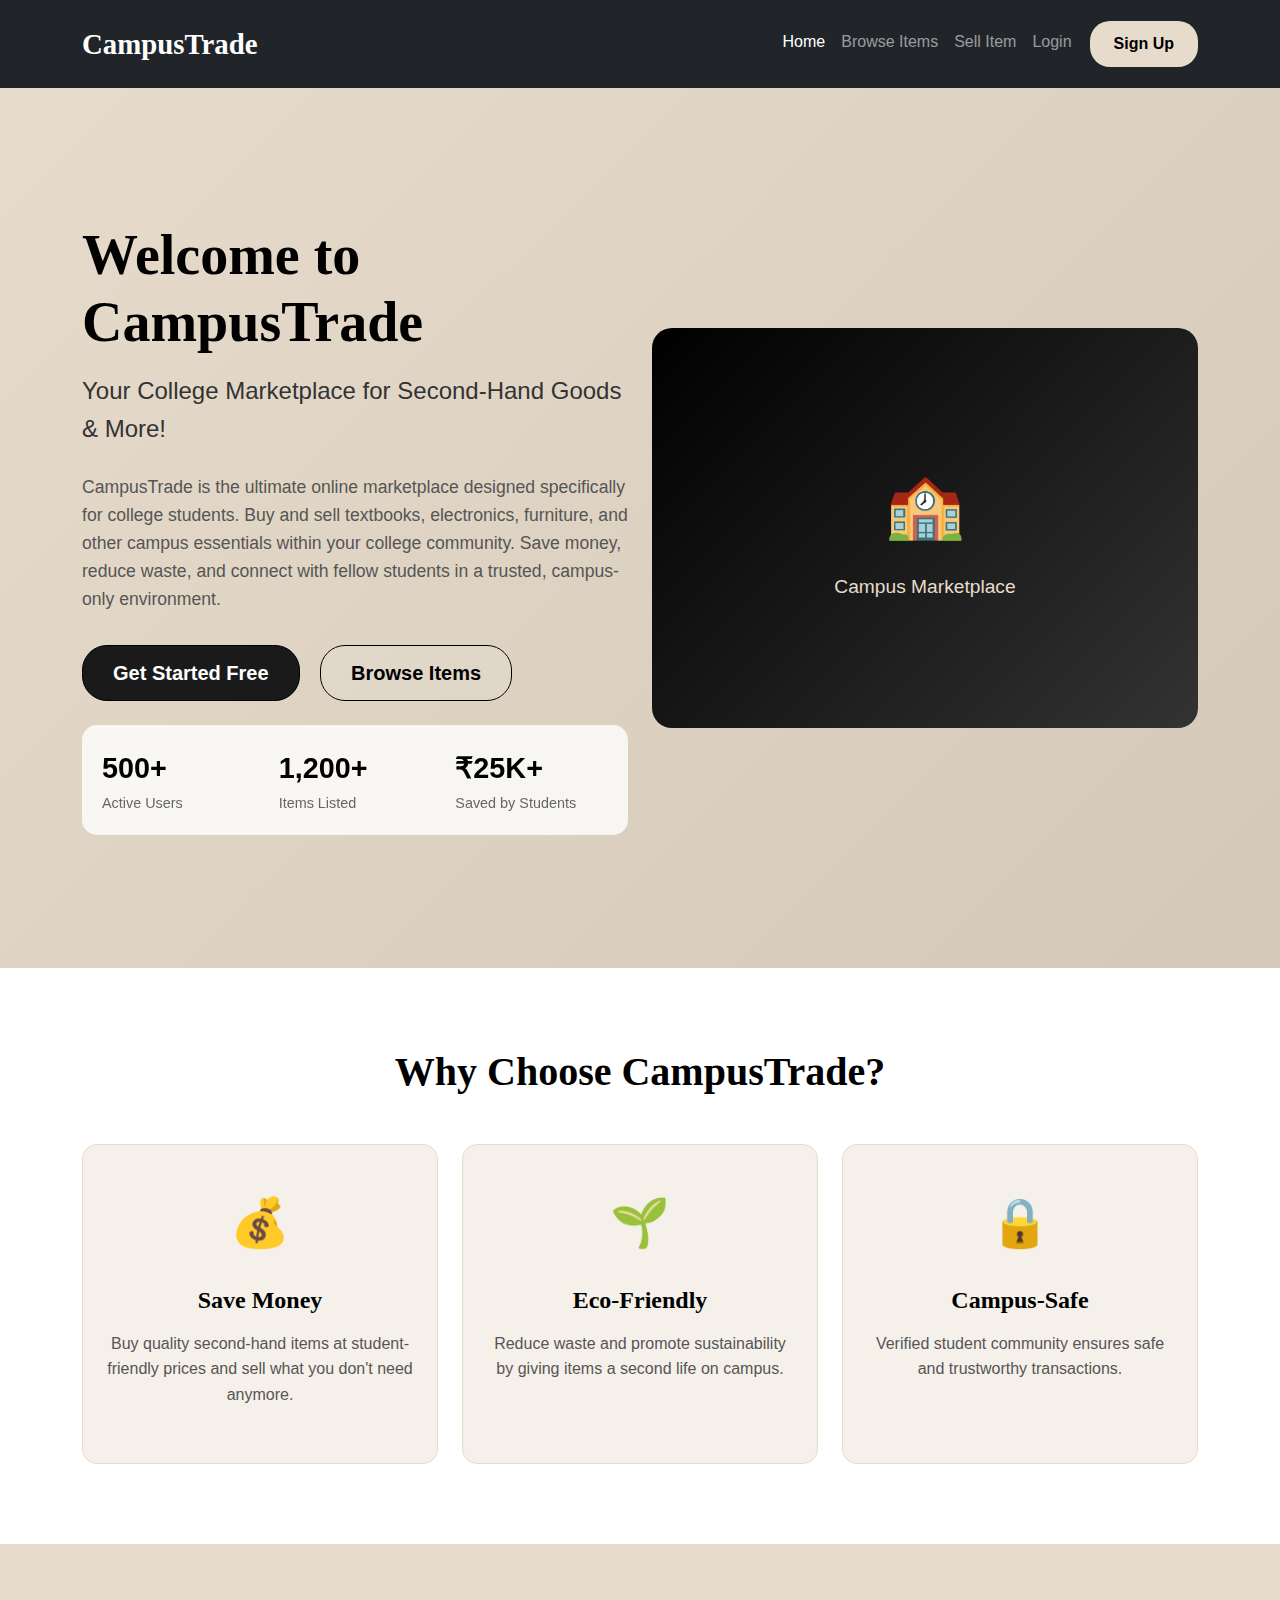
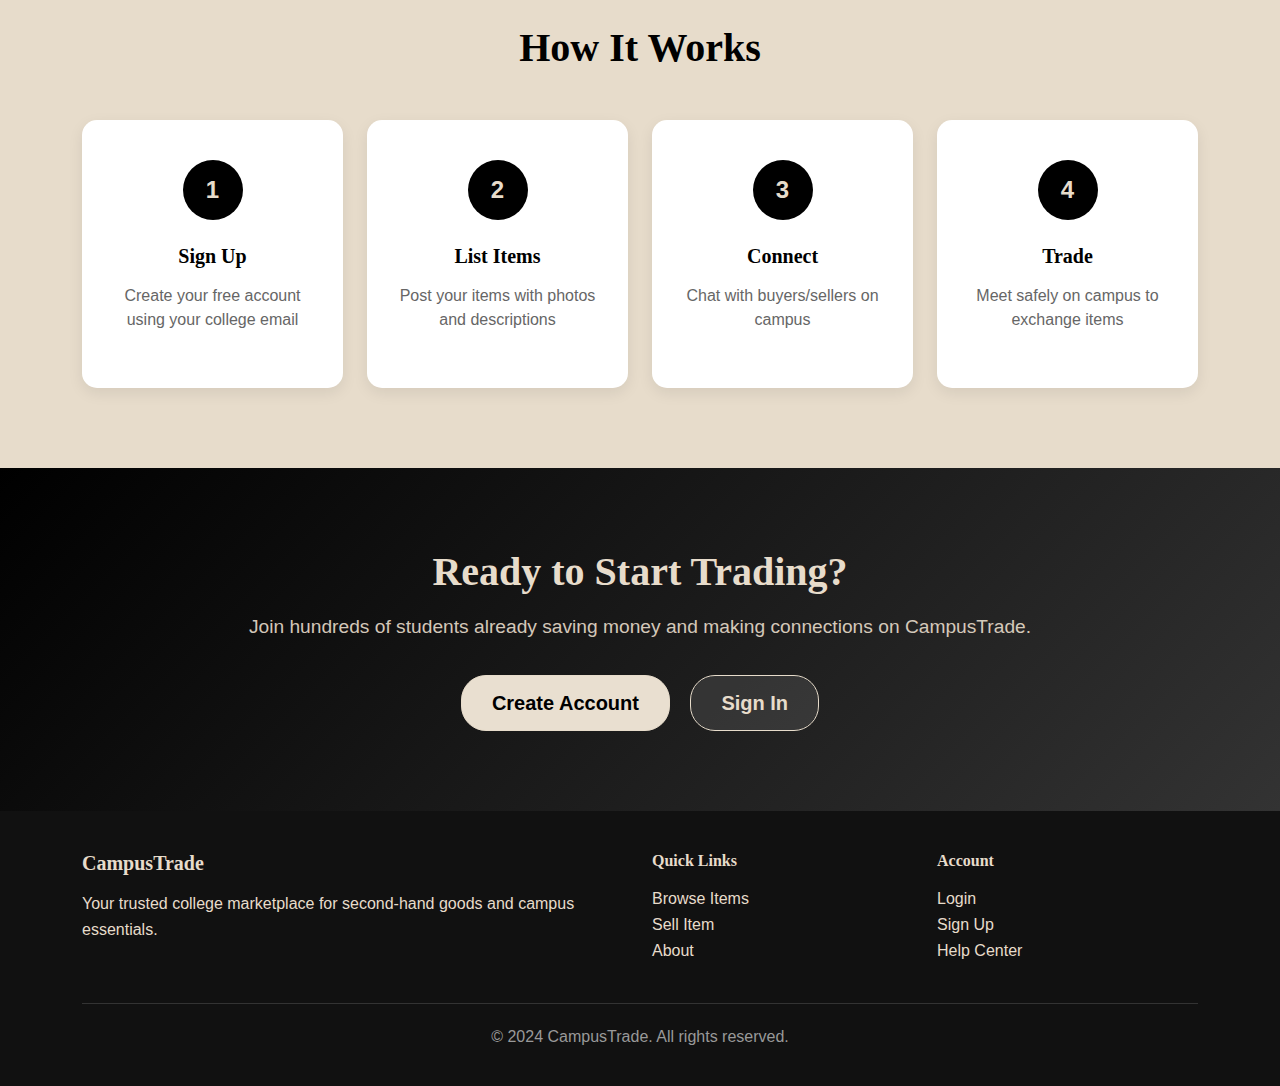
<file: index.html>
<!DOCTYPE html>
<html lang="en">
<head>
  <meta charset="UTF-8">
  <meta name="viewport" content="width=device-width, initial-scale=1.0">
  <title>CampusTrade - College Marketplace</title>
  <!-- Bootstrap CSS -->
  <link href="https://cdn.jsdelivr.net/npm/bootstrap@5.3.2/dist/css/bootstrap.min.css" rel="stylesheet">
  <!-- Custom CSS -->
  <link rel="stylesheet" href="style_home.css">
</head>
<body>
  <!-- Navigation Bar -->
  <nav class="navbar navbar-expand-lg navbar-dark bg-dark">
    <div class="container">
      <a class="navbar-brand logo" href="index.html">CampusTrade</a>
      <button class="navbar-toggler" type="button" data-bs-toggle="collapse" data-bs-target="#navbarNav">
        <span class="navbar-toggler-icon"></span>
      </button>
      <div class="collapse navbar-collapse" id="navbarNav">
        <ul class="navbar-nav ms-auto">
          <li class="nav-item">
            <a class="nav-link active" href="index.html">Home</a>
          </li>
          <li class="nav-item">
            <a class="nav-link" href="index_listing.html">Browse Items</a>
          </li>
          <li class="nav-item">
            <a class="nav-link" href="index_post.html">Sell Item</a>
          </li>
          <li class="nav-item">
            <a class="nav-link" href="index_login.html">Login</a>
          </li>
          <li class="nav-item">
            <a class="nav-link btn-signup" href="index_register.html">Sign Up</a>
          </li>
        </ul>
      </div>
    </div>
  </nav>

  <!-- Hero Section -->
  <section class="hero-section">
    <div class="container">
      <div class="row align-items-center min-vh-80">
        <div class="col-lg-6">
          <h1 class="hero-title">Welcome to CampusTrade</h1>
          <p class="hero-subtitle">Your College Marketplace for Second-Hand Goods & More!</p>
          <p class="hero-description">
            CampusTrade is the ultimate online marketplace designed specifically for college students. 
            Buy and sell textbooks, electronics, furniture, and other campus essentials within your 
            college community. Save money, reduce waste, and connect with fellow students in a 
            trusted, campus-only environment.
          </p>
          <div class="hero-buttons">
            <a href="index_register.html" class="btn btn-primary btn-lg me-3">Get Started Free</a>
            <a href="index_listing.html" class="btn btn-outline-light btn-lg">Browse Items</a>
          </div>
          <div class="hero-stats mt-4">
            <div class="row">
              <div class="col-4">
                <div class="stat-number">500+</div>
                <div class="stat-label">Active Users</div>
              </div>
              <div class="col-4">
                <div class="stat-number">1,200+</div>
                <div class="stat-label">Items Listed</div>
              </div>
              <div class="col-4">
                <div class="stat-number">₹25K+</div>
                <div class="stat-label">Saved by Students</div>
              </div>
            </div>
          </div>
        </div>
        <div class="col-lg-6">
          <div class="hero-image">
            <div class="image-placeholder">
              <div class="placeholder-content">
                <span class="placeholder-icon">🏫</span>
                <p>Campus Marketplace</p>
              </div>
            </div>
          </div>
        </div>
      </div>
    </div>
  </section>

  <!-- Features Section -->
  <section class="features-section">
    <div class="container">
      <h2 class="section-title text-center">Why Choose CampusTrade?</h2>
      <div class="row g-4">
        <div class="col-md-4">
          <div class="feature-card">
            <div class="feature-icon">💰</div>
            <h4>Save Money</h4>
            <p>Buy quality second-hand items at student-friendly prices and sell what you don't need anymore.</p>
          </div>
        </div>
        <div class="col-md-4">
          <div class="feature-card">
            <div class="feature-icon">🌱</div>
            <h4>Eco-Friendly</h4>
            <p>Reduce waste and promote sustainability by giving items a second life on campus.</p>
          </div>
        </div>
        <div class="col-md-4">
          <div class="feature-card">
            <div class="feature-icon">🔒</div>
            <h4>Campus-Safe</h4>
            <p>Verified student community ensures safe and trustworthy transactions.</p>
          </div>
        </div>
      </div>
    </div>
  </section>

  <!-- How It Works Section -->
  <section class="how-it-works">
    <div class="container">
      <h2 class="section-title text-center">How It Works</h2>
      <div class="row g-4">
        <div class="col-md-3">
          <div class="step-card">
            <div class="step-number">1</div>
            <h5>Sign Up</h5>
            <p>Create your free account using your college email</p>
          </div>
        </div>
        <div class="col-md-3">
          <div class="step-card">
            <div class="step-number">2</div>
            <h5>List Items</h5>
            <p>Post your items with photos and descriptions</p>
          </div>
        </div>
        <div class="col-md-3">
          <div class="step-card">
            <div class="step-number">3</div>
            <h5>Connect</h5>
            <p>Chat with buyers/sellers on campus</p>
          </div>
        </div>
        <div class="col-md-3">
          <div class="step-card">
            <div class="step-number">4</div>
            <h5>Trade</h5>
            <p>Meet safely on campus to exchange items</p>
          </div>
        </div>
      </div>
    </div>
  </section>

  <!-- CTA Section -->
  <section class="cta-section">
    <div class="container text-center">
      <h2>Ready to Start Trading?</h2>
      <p class="cta-description">Join hundreds of students already saving money and making connections on CampusTrade.</p>
      <div class="cta-buttons">
        <a href="index_register.html" class="btn btn-primary btn-lg me-3">Create Account</a>
        <a href="index_login.html" class="btn btn-outline-dark btn-lg">Sign In</a>
      </div>
    </div>
  </section>

  <!-- Footer -->
  <footer class="footer">
    <div class="container">
      <div class="row">
        <div class="col-md-6">
          <h5>CampusTrade</h5>
          <p>Your trusted college marketplace for second-hand goods and campus essentials.</p>
        </div>
        <div class="col-md-3">
          <h6>Quick Links</h6>
          <ul class="list-unstyled">
            <li><a href="index_listing.html">Browse Items</a></li>
            <li><a href="index_post.html">Sell Item</a></li>
            <li><a href="index.html">About</a></li>
          </ul>
        </div>
        <div class="col-md-3">
          <h6>Account</h6>
          <ul class="list-unstyled">
            <li><a href="index_login.html">Login</a></li>
            <li><a href="index_register.html">Sign Up</a></li>
            <li><a href="#">Help Center</a></li>
          </ul>
        </div>
      </div>
      <div class="footer-bottom text-center mt-4">
        <p>&copy; 2024 CampusTrade. All rights reserved.</p>
      </div>
    </div>
  </footer>

  <!-- Bootstrap JS -->
  <script src="https://cdn.jsdelivr.net/npm/bootstrap@5.3.2/dist/js/bootstrap.bundle.min.js"></script>
  <!-- Custom JS -->
  <script src="script_home.js"></script>
</body>
</html>
</file>
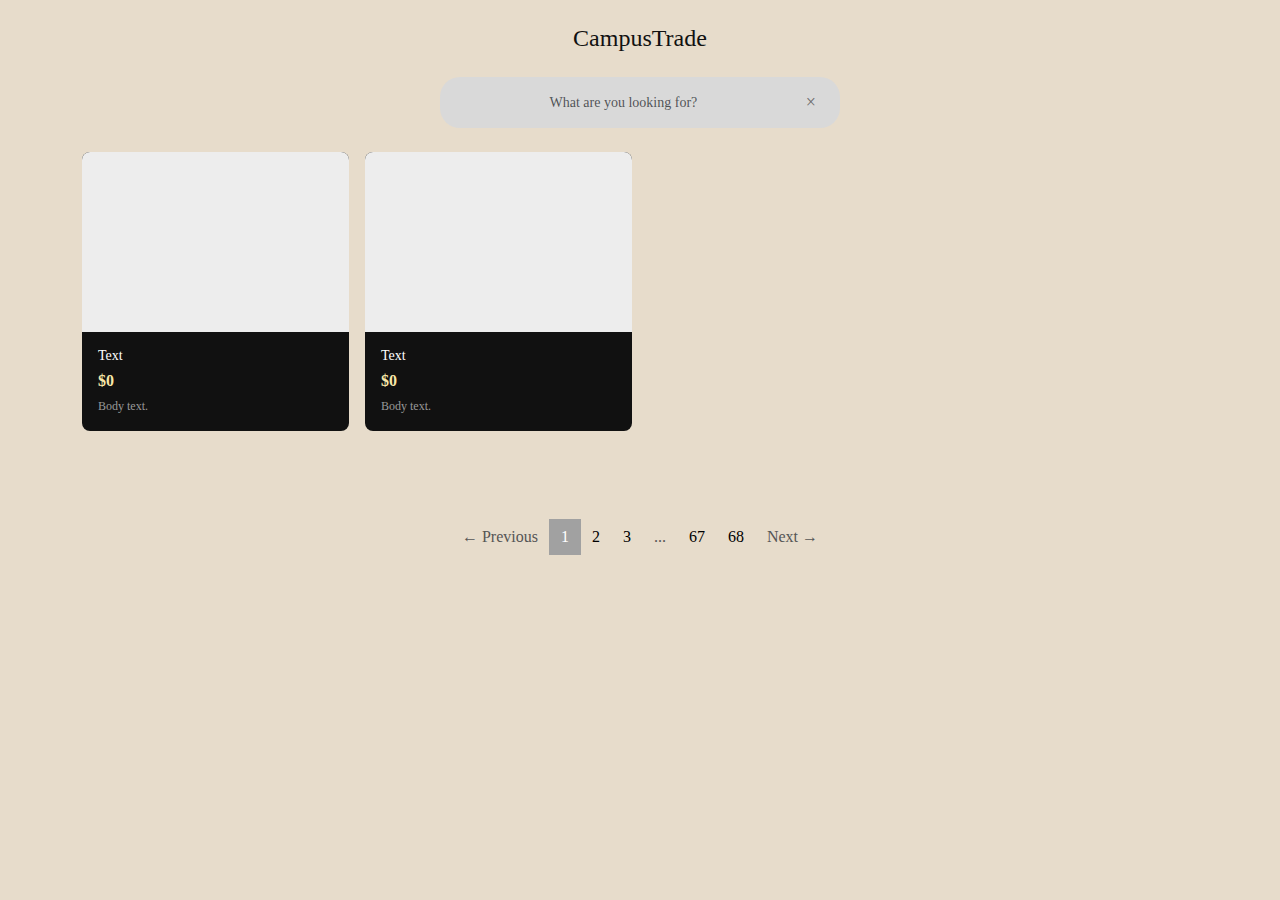
<file: index_listing.html>
<!DOCTYPE html>
<html lang="en">
<head>
  <meta charset="UTF-8">
  <meta name="viewport" content="width=device-width, initial-scale=1.0">
  <title>CampusTrade - Listings</title>
  <!-- Bootstrap CSS -->
  <link href="https://cdn.jsdelivr.net/npm/bootstrap@5.3.2/dist/css/bootstrap.min.css" rel="stylesheet">
  <!-- Custom CSS -->
  <link rel="stylesheet" href="style_listing.css">
</head>
<body>
  <div class="container mt-4">
    <!-- Header -->
    <header class="text-center mb-4">
      <h1 class="logo">CampusTrade</h1>
    </header>

    <!-- Search -->
    <div class="row justify-content-center mb-4">
      <div class="col-md-6">
        <div class="input-group search-container">
          <input type="text" class="form-control search-bar" placeholder="What are you looking for?">
          <span class="input-group-text close-btn">×</span>
        </div>
      </div>
    </div>

    <!-- Grid -->
    <section class="row g-3 card-grid">
      <!-- Cards -->
      <div class="col-md-6 col-lg-4 col-xl-3">
        <div class="card h-100">
          <div class="image-box"></div>
          <div class="card-body">
            <h5 class="card-title">Text</h5>
            <p class="card-price">$0</p>
            <p class="card-text">Body text.</p>
          </div>
        </div>
      </div>
      
      <!-- Repeat cards as needed -->
      <div class="col-md-6 col-lg-4 col-xl-3">
        <div class="card h-100">
          <div class="image-box"></div>
          <div class="card-body">
            <h5 class="card-title">Text</h5>
            <p class="card-price">$0</p>
            <p class="card-text">Body text.</p>
          </div>
        </div>
      </div>
      
      <!-- Add more cards here -->
    </section>

    <!-- Pagination -->
    <nav class="d-flex justify-content-center mt-5 pagination">
      <ul class="pagination">
        <li class="page-item"><a class="page-link page-btn" href="#">← Previous</a></li>
        <li class="page-item"><span class="page-link page active">1</span></li>
        <li class="page-item"><span class="page-link page">2</span></li>
        <li class="page-item"><span class="page-link page">3</span></li>
        <li class="page-item"><span class="page-link dots">...</span></li>
        <li class="page-item"><span class="page-link page">67</span></li>
        <li class="page-item"><span class="page-link page">68</span></li>
        <li class="page-item"><a class="page-link page-btn" href="#">Next →</a></li>
      </ul>
    </nav>
  </div>

  <!-- Bootstrap JS -->
  <script src="https://cdn.jsdelivr.net/npm/bootstrap@5.3.2/dist/js/bootstrap.bundle.min.js"></script>
  <!-- Custom JS -->
  <script src="script_listing.js"></script>
</body>
</html>
</file>
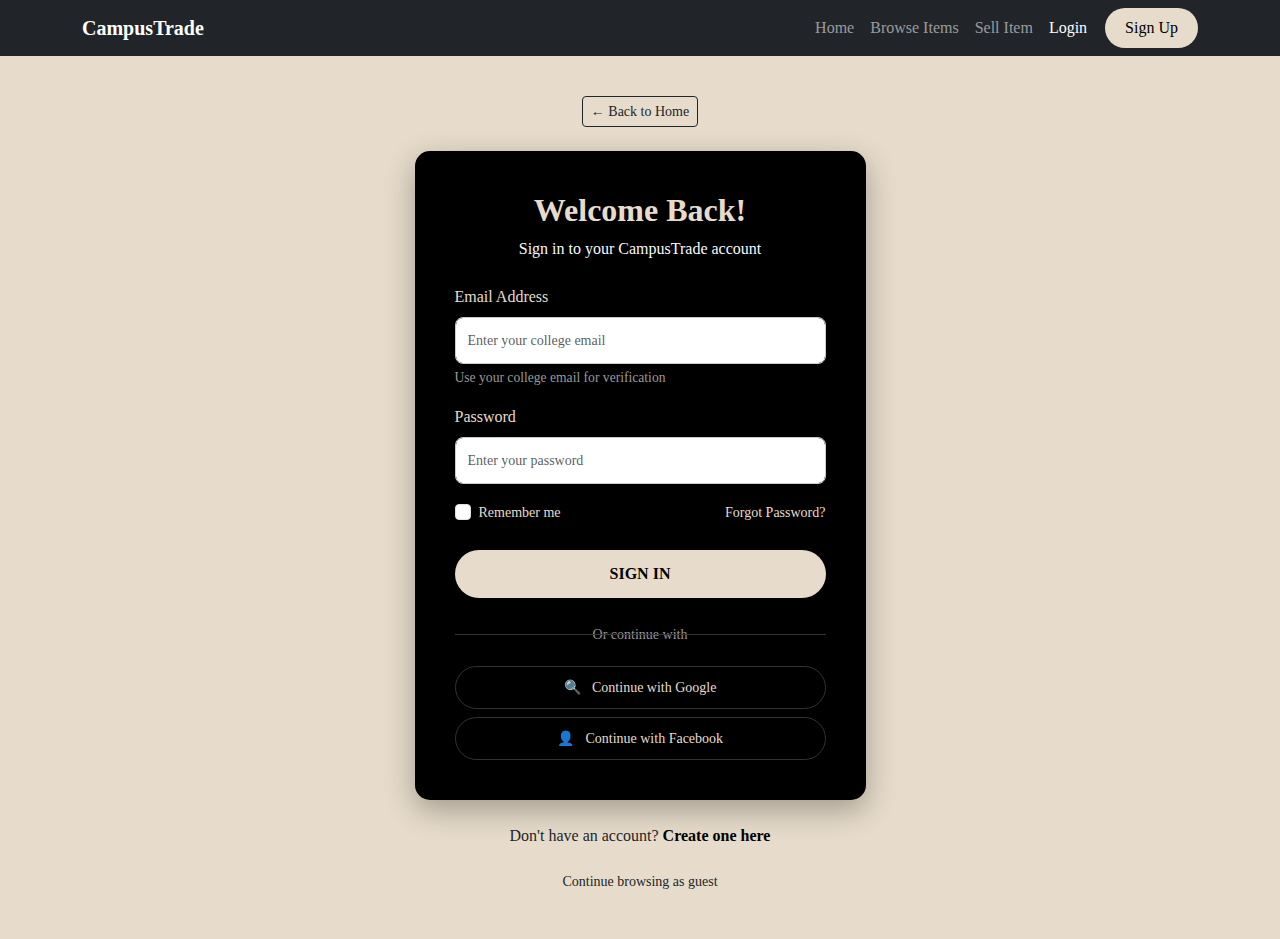
<file: index_login.html>
<!DOCTYPE html>
<html lang="en">
<head>
  <meta charset="UTF-8">
  <meta name="viewport" content="width=device-width, initial-scale=1.0">
  <title>CampusTrade - Login</title>
  <!-- Bootstrap CSS -->
  <link href="https://cdn.jsdelivr.net/npm/bootstrap@5.3.2/dist/css/bootstrap.min.css" rel="stylesheet">
  <!-- Custom CSS -->
  <link rel="stylesheet" href="style_login.css">
</head>
<body>
  <!-- Navigation Bar -->
  <nav class="navbar navbar-expand-lg navbar-dark bg-dark">
    <div class="container">
      <a class="navbar-brand logo" href="index.html">CampusTrade</a>
      <button class="navbar-toggler" type="button" data-bs-toggle="collapse" data-bs-target="#navbarNav">
        <span class="navbar-toggler-icon"></span>
      </button>
      <div class="collapse navbar-collapse" id="navbarNav">
        <ul class="navbar-nav ms-auto">
          <li class="nav-item">
            <a class="nav-link" href="index.html">Home</a>
          </li>
          <li class="nav-item">
            <a class="nav-link" href="index_listing.html">Browse Items</a>
          </li>
          <li class="nav-item">
            <a class="nav-link" href="index_post.html">Sell Item</a>
          </li>
          <li class="nav-item">
            <a class="nav-link active" href="index_login.html">Login</a>
          </li>
          <li class="nav-item">
            <a class="nav-link btn-signup" href="index_register.html">Sign Up</a>
          </li>
        </ul>
      </div>
    </div>
  </nav>

  <div class="login-container">
    <div class="container">
      <div class="row justify-content-center">
        <div class="col-md-6 col-lg-5">
          <!-- Quick Navigation -->
          <div class="text-center mb-4">
            <a href="index.html" class="btn btn-outline-dark btn-sm">← Back to Home</a>
          </div>

          <!-- Login Box -->
          <div class="login-box">
            <div class="login-header text-center mb-4">
              <h2>Welcome Back!</h2>
              <p class="text-light">Sign in to your CampusTrade account</p>
            </div>

            <form id="loginForm">
              <div class="mb-3">
                <label class="form-label">Email Address</label>
                <input type="email" class="form-control email_bar" placeholder="Enter your college email" required>
                <div class="form-text">Use your college email for verification</div>
              </div>
              
              <div class="mb-3">
                <label class="form-label">Password</label>
                <input type="password" class="form-control password_bar" placeholder="Enter your password" required>
              </div>

              <div class="d-flex justify-content-between align-items-center mb-4">
                <div class="form-check">
                  <input class="form-check-input" type="checkbox" id="remember">
                  <label class="form-check-label" for="remember">Remember me</label>
                </div>
                <button type="button" class="btn btn-link forgotbtn p-0">Forgot Password?</button>
              </div>

              <button type="submit" class="btn btn-primary w-100 login-btn">SIGN IN</button>

              <!-- Social Login -->
              <div class="social-login mt-4">
                <div class="divider">
                  <span>Or continue with</span>
                </div>
                <div class="social-buttons mt-3">
                  <button type="button" class="btn btn-outline-light w-100 mb-2 social-btn" id="googleLogin">
                    <span class="social-icon">🔍</span>
                    Continue with Google
                  </button>
                  <button type="button" class="btn btn-outline-light w-100 social-btn" id="facebookLogin">
                    <span class="social-icon">👤</span>
                    Continue with Facebook
                  </button>
                </div>
              </div>
            </form>
          </div>

          <!-- Sign Up Link -->
          <div class="signup-link text-center mt-4">
            <p class="text-dark">Don't have an account? 
              <a href="index_register.html" class="signup-link-text">Create one here</a>
            </p>
          </div>

          <!-- Guest Access -->
          <div class="guest-access text-center mt-3">
            <button class="btn btn-link text-dark" id="guestAccess">
              Continue browsing as guest
            </button>
          </div>
        </div>
      </div>
    </div>
  </div>

  <!-- Bootstrap JS -->
  <script src="https://cdn.jsdelivr.net/npm/bootstrap@5.3.2/dist/js/bootstrap.bundle.min.js"></script>
  <!-- Custom JS -->
  <script src="script_login.js"></script>
</body>
</html>
</file>
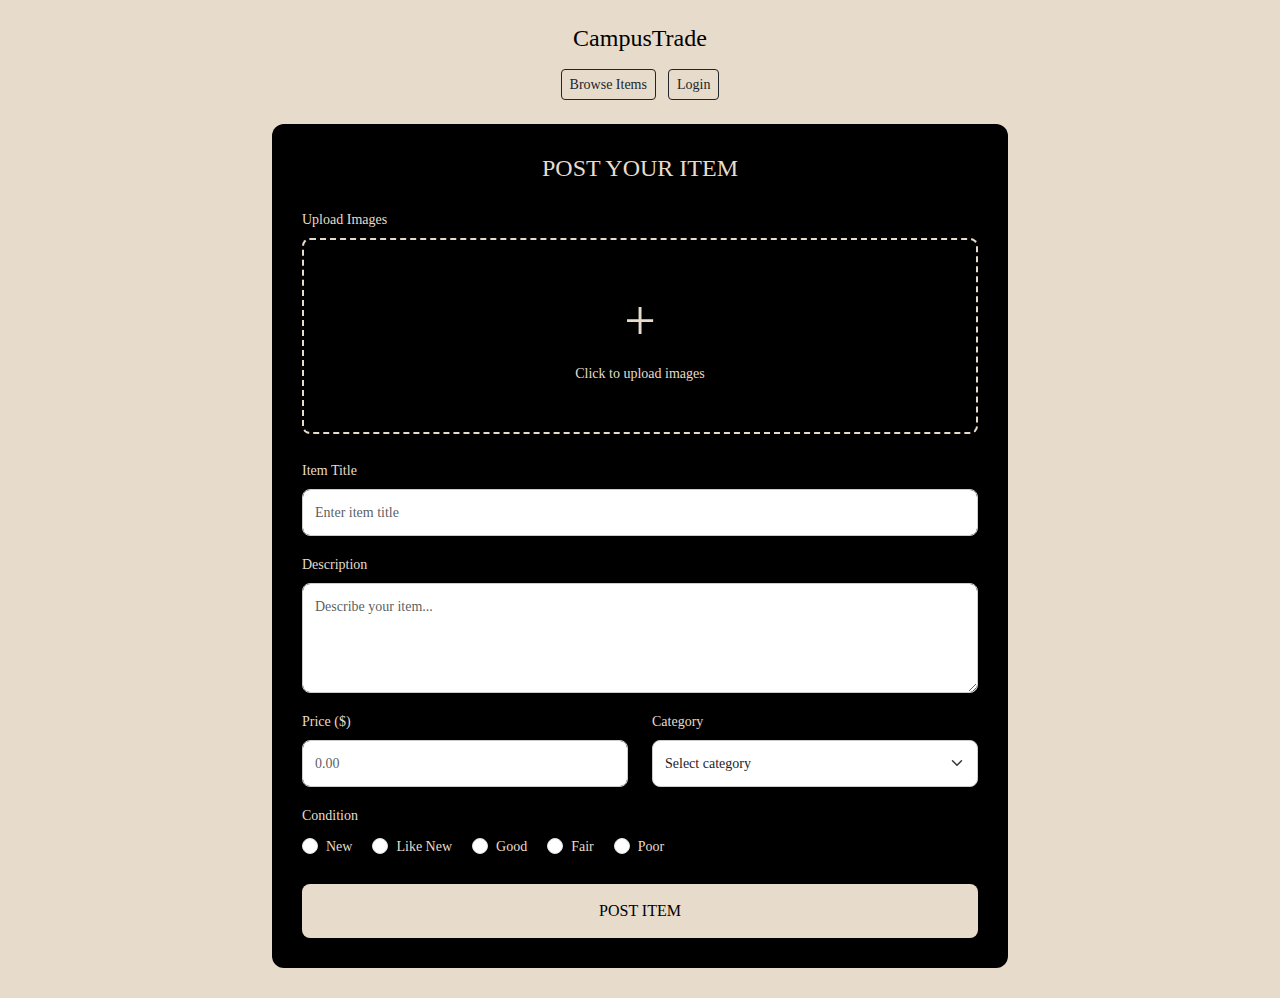
<file: index_post.html>
<!DOCTYPE html>
<html lang="en">
<head>
  <meta charset="UTF-8">
  <meta name="viewport" content="width=device-width, initial-scale=1.0">
  <title>CampusTrade - Post Item</title>
  <!-- Bootstrap CSS -->
  <link href="https://cdn.jsdelivr.net/npm/bootstrap@5.3.2/dist/css/bootstrap.min.css" rel="stylesheet">
  <!-- Custom CSS -->
  <link rel="stylesheet" href="style_post.css">
</head>
<body>
  <div class="post-container">
<!-- Header -->
<header class="text-center py-4">
  <h1 class="logo">CampusTrade</h1>
  <div class="mt-3">
    <a href="index_listing.html" class="btn btn-outline-dark btn-sm me-2">Browse Items</a>
    <a href="index_login.html" class="btn btn-outline-dark btn-sm">Login</a>
  </div>
</header>

    <!-- Post Form -->
    <div class="container">
      <div class="row justify-content-center">
        <div class="col-lg-8 col-md-10">
          <div class="post-form-container">
            <h2 class="post-title text-center mb-4">POST YOUR ITEM</h2>
            
            <form class="post-form">
              <!-- Image Upload -->
              <div class="mb-4 image-upload-section">
                <label class="form-label upload-label">Upload Images</label>
                <div class="image-upload-box position-relative">
                  <input type="file" class="file-input position-absolute w-100 h-100 opacity-0" multiple accept="image/*">
                  <div class="upload-placeholder text-center py-5">
                    <span class="display-4">+</span>
                    <p class="mt-2">Click to upload images</p>
                  </div>
                </div>
              </div>

              <!-- Item Details -->
              <div class="mb-3">
                <label class="form-label">Item Title</label>
                <input type="text" class="form-control" placeholder="Enter item title" required>
              </div>

              <div class="mb-3">
                <label class="form-label">Description</label>
                <textarea class="form-control" rows="4" placeholder="Describe your item..." required></textarea>
              </div>

              <div class="row mb-3">
                <div class="col-md-6">
                  <label class="form-label">Price ($)</label>
                  <input type="number" class="form-control" placeholder="0.00" min="0" step="0.01" required>
                </div>
                <div class="col-md-6">
                  <label class="form-label">Category</label>
                  <select class="form-select" required>
                    <option value="">Select category</option>
                    <option value="books">Books</option>
                    <option value="electronics">Electronics</option>
                    <option value="furniture">Furniture</option>
                    <option value="clothing">Clothing</option>
                    <option value="other">Other</option>
                  </select>
                </div>
              </div>

              <div class="mb-4">
                <label class="form-label">Condition</label>
                <div class="condition-options">
                  <div class="form-check form-check-inline">
                    <input class="form-check-input" type="radio" name="condition" id="new" value="new" required>
                    <label class="form-check-label" for="new">New</label>
                  </div>
                  <div class="form-check form-check-inline">
                    <input class="form-check-input" type="radio" name="condition" id="likeNew" value="like-new">
                    <label class="form-check-label" for="likeNew">Like New</label>
                  </div>
                  <div class="form-check form-check-inline">
                    <input class="form-check-input" type="radio" name="condition" id="good" value="good">
                    <label class="form-check-label" for="good">Good</label>
                  </div>
                  <div class="form-check form-check-inline">
                    <input class="form-check-input" type="radio" name="condition" id="fair" value="fair">
                    <label class="form-check-label" for="fair">Fair</label>
                  </div>
                  <div class="form-check form-check-inline">
                    <input class="form-check-input" type="radio" name="condition" id="poor" value="poor">
                    <label class="form-check-label" for="poor">Poor</label>
                  </div>
                </div>
              </div>

              <button type="submit" class="btn w-100 post-button">POST ITEM</button>
            </form>
          </div>
        </div>
      </div>
    </div>
  </div>

  <!-- Bootstrap JS -->
  <script src="https://cdn.jsdelivr.net/npm/bootstrap@5.3.2/dist/js/bootstrap.bundle.min.js"></script>
  <!-- Custom JS -->
  <script src="script_post.js"></script>
</body>
</html>
</file>
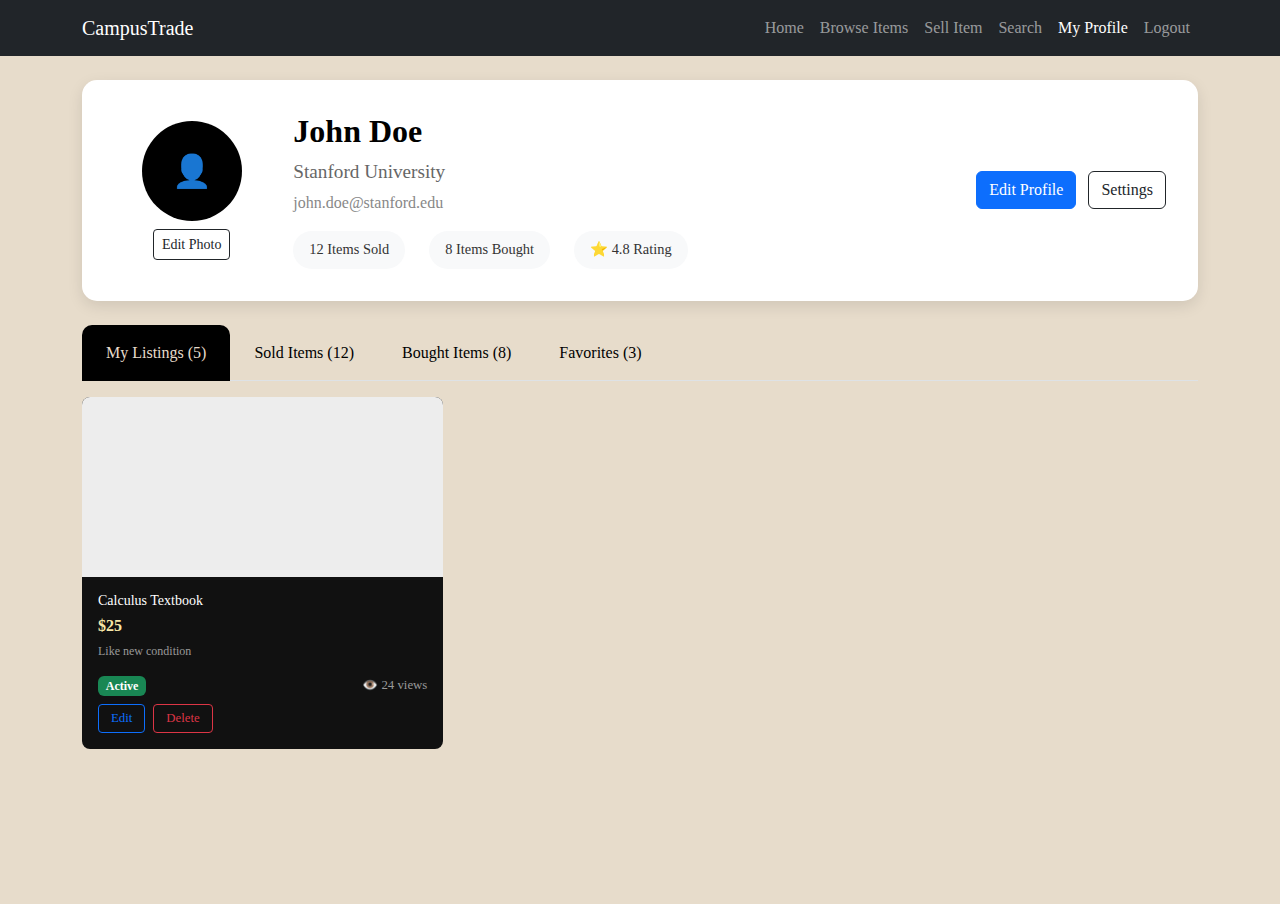
<file: index_profile.html>
<!DOCTYPE html>
<html lang="en">
<head>
  <meta charset="UTF-8">
  <meta name="viewport" content="width=device-width, initial-scale=1.0">
  <title>My Profile - CampusTrade</title>
  <!-- Bootstrap CSS -->
  <link href="https://cdn.jsdelivr.net/npm/bootstrap@5.3.2/dist/css/bootstrap.min.css" rel="stylesheet">
  <!-- Custom CSS -->
  <link rel="stylesheet" href="style_profile.css">
</head>
<body>
  <!-- Navigation Bar -->
  <nav class="navbar navbar-expand-lg navbar-dark bg-dark">
    <div class="container">
      <a class="navbar-brand logo" href="index.html">CampusTrade</a>
      <button class="navbar-toggler" type="button" data-bs-toggle="collapse" data-bs-target="#navbarNav">
        <span class="navbar-toggler-icon"></span>
      </button>
      <div class="collapse navbar-collapse" id="navbarNav">
        <ul class="navbar-nav ms-auto">
          <li class="nav-item">
            <a class="nav-link" href="index.html">Home</a>
          </li>
          <li class="nav-item">
            <a class="nav-link" href="index_listing.html">Browse Items</a>
          </li>
          <li class="nav-item">
            <a class="nav-link" href="index_post.html">Sell Item</a>
          </li>
          <li class="nav-item">
            <a class="nav-link" href="search_results.html">Search</a>
          </li>
          <li class="nav-item">
            <a class="nav-link active" href="profile.html">My Profile</a>
          </li>
          <li class="nav-item">
            <a class="nav-link" href="index_login.html">Logout</a>
          </li>
        </ul>
      </div>
    </div>
  </nav>

  <div class="profile-container">
    <div class="container mt-4">
      <!-- Profile Header -->
      <div class="profile-header">
        <div class="row align-items-center">
          <div class="col-md-2">
            <div class="profile-picture">
              <div class="avatar-placeholder">👤</div>
              <button class="btn btn-sm btn-outline-dark mt-2">Edit Photo</button>
            </div>
          </div>
          <div class="col-md-6">
            <h1 class="profile-name">John Doe</h1>
            <p class="profile-college">Stanford University</p>
            <p class="profile-email">john.doe@stanford.edu</p>
            <div class="profile-stats">
              <span class="stat">12 Items Sold</span>
              <span class="stat">8 Items Bought</span>
              <span class="stat">⭐ 4.8 Rating</span>
            </div>
          </div>
          <div class="col-md-4 text-end">
            <button class="btn btn-primary me-2">Edit Profile</button>
            <button class="btn btn-outline-dark">Settings</button>
          </div>
        </div>
      </div>

      <!-- Profile Tabs -->
      <ul class="nav nav-tabs mt-4" id="profileTabs" role="tablist">
        <li class="nav-item" role="presentation">
          <button class="nav-link active" id="listed-tab" data-bs-toggle="tab" data-bs-target="#listed" type="button">
            My Listings (5)
          </button>
        </li>
        <li class="nav-item" role="presentation">
          <button class="nav-link" id="sold-tab" data-bs-toggle="tab" data-bs-target="#sold" type="button">
            Sold Items (12)
          </button>
        </li>
        <li class="nav-item" role="presentation">
          <button class="nav-link" id="bought-tab" data-bs-toggle="tab" data-bs-target="#bought" type="button">
            Bought Items (8)
          </button>
        </li>
        <li class="nav-item" role="presentation">
          <button class="nav-link" id="favorites-tab" data-bs-toggle="tab" data-bs-target="#favorites" type="button">
            Favorites (3)
          </button>
        </li>
      </ul>

      <!-- Tab Content -->
      <div class="tab-content mt-3" id="profileTabsContent">
        <!-- My Listings Tab -->
        <div class="tab-pane fade show active" id="listed" role="tabpanel">
          <div class="row g-3">
            <!-- Active Listing -->
            <div class="col-md-6 col-lg-4">
              <div class="card h-100">
                <div class="card-img-top image-box"></div>
                <div class="card-body">
                  <h5 class="card-title">Calculus Textbook</h5>
                  <p class="card-price">$25</p>
                  <p class="card-text">Like new condition</p>
                  <div class="listing-status">
                    <span class="badge bg-success">Active</span>
                    <span class="views">👁️ 24 views</span>
                  </div>
                  <div class="card-actions mt-2">
                    <button class="btn btn-sm btn-outline-primary">Edit</button>
                    <button class="btn btn-sm btn-outline-danger">Delete</button>
                  </div>
                </div>
              </div>
            </div>
            
            <!-- Add more listings -->
          </div>
        </div>

        <!-- Sold Items Tab -->
        <div class="tab-pane fade" id="sold" role="tabpanel">
          <p>Your sold items will appear here.</p>
        </div>

        <!-- Bought Items Tab -->
        <div class="tab-pane fade" id="bought" role="tabpanel">
          <p>Items you've purchased will appear here.</p>
        </div>

        <!-- Favorites Tab -->
        <div class="tab-pane fade" id="favorites" role="tabpanel">
          <p>Your favorite items will appear here.</p>
        </div>
      </div>
    </div>
  </div>

  <!-- Bootstrap JS -->
  <script src="https://cdn.jsdelivr.net/npm/bootstrap@5.3.2/dist/js/bootstrap.bundle.min.js"></script>
  <!-- Custom JS -->
  <script src="script_profile.js"></script>
</body>
</html>
</file>
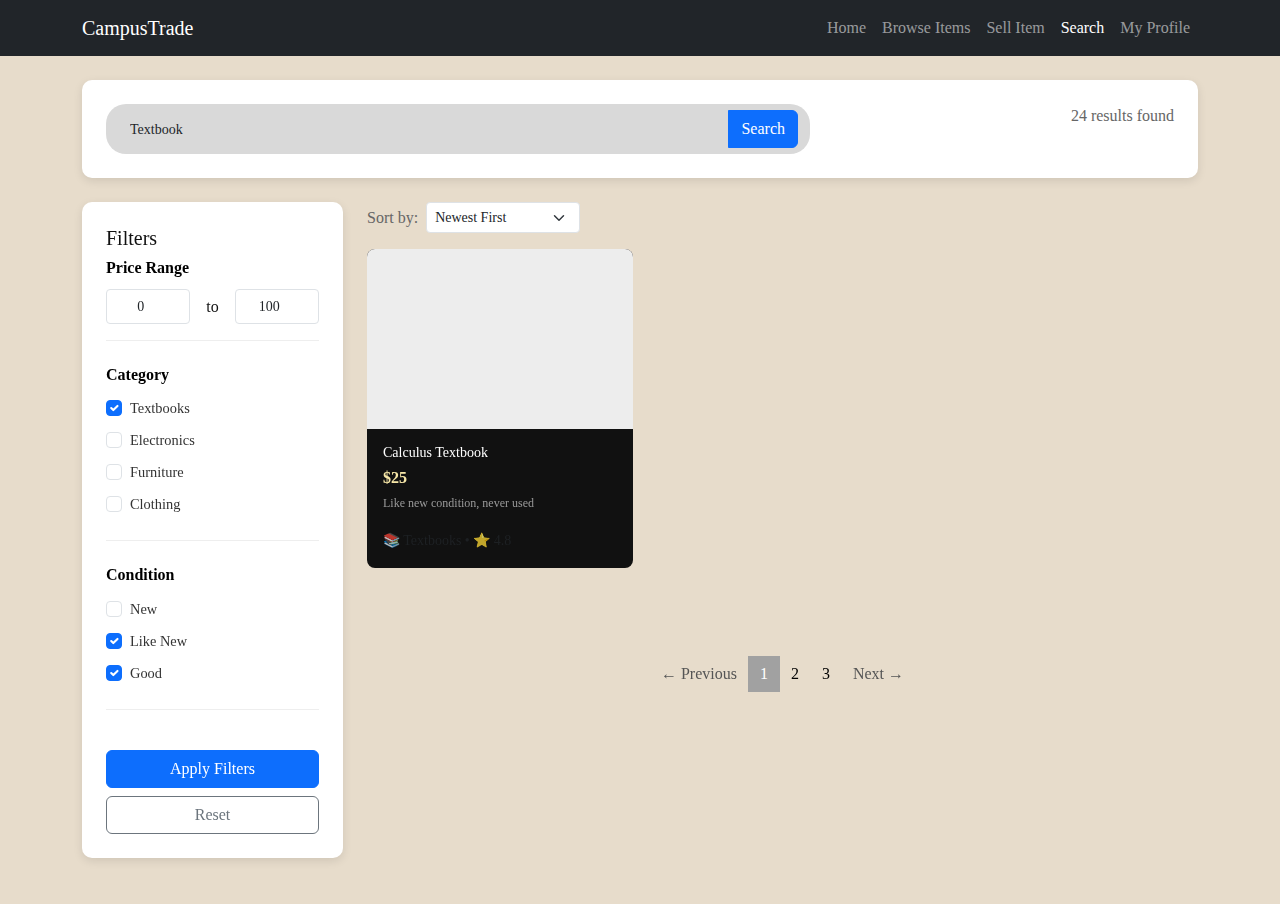
<file: index_search_results.html>
<!DOCTYPE html>
<html lang="en">
<head>
  <meta charset="UTF-8">
  <meta name="viewport" content="width=device-width, initial-scale=1.0">
  <title>Search Results - CampusTrade</title>
  <!-- Bootstrap CSS -->
  <link href="https://cdn.jsdelivr.net/npm/bootstrap@5.3.2/dist/css/bootstrap.min.css" rel="stylesheet">
  <!-- Custom CSS -->
  <link rel="stylesheet" href="style_search.css">
</head>
<body>
  <!-- Navigation Bar -->
  <nav class="navbar navbar-expand-lg navbar-dark bg-dark">
    <div class="container">
      <a class="navbar-brand logo" href="index.html">CampusTrade</a>
      <button class="navbar-toggler" type="button" data-bs-toggle="collapse" data-bs-target="#navbarNav">
        <span class="navbar-toggler-icon"></span>
      </button>
      <div class="collapse navbar-collapse" id="navbarNav">
        <ul class="navbar-nav ms-auto">
          <li class="nav-item">
            <a class="nav-link" href="index.html">Home</a>
          </li>
          <li class="nav-item">
            <a class="nav-link" href="index_listing.html">Browse Items</a>
          </li>
          <li class="nav-item">
            <a class="nav-link" href="index_post.html">Sell Item</a>
          </li>
          <li class="nav-item">
            <a class="nav-link active" href="search_results.html">Search</a>
          </li>
          <li class="nav-item">
            <a class="nav-link" href="profile.html">My Profile</a>
          </li>
        </ul>
      </div>
    </div>
  </nav>

  <div class="search-results-container">
    <div class="container mt-4">
      <!-- Search Header -->
      <div class="search-header mb-4">
        <div class="row">
          <div class="col-md-8">
            <div class="input-group search-container">
              <input type="text" class="form-control search-bar" placeholder="What are you looking for?" value="Textbook">
              <button class="btn btn-primary">Search</button>
            </div>
          </div>
          <div class="col-md-4 text-end">
            <div class="results-count">24 results found</div>
          </div>
        </div>
      </div>

      <div class="row">
        <!-- Filters Sidebar -->
        <div class="col-md-3">
          <div class="filters-sidebar">
            <h5>Filters</h5>
            
            <!-- Price Range -->
            <div class="filter-section">
              <h6>Price Range</h6>
              <div class="price-inputs">
                <input type="number" class="form-control form-control-sm" placeholder="Min" value="0">
                <span class="px-2">to</span>
                <input type="number" class="form-control form-control-sm" placeholder="Max" value="100">
              </div>
            </div>

            <!-- Category -->
            <div class="filter-section">
              <h6>Category</h6>
              <div class="filter-options">
                <div class="form-check">
                  <input class="form-check-input" type="checkbox" id="cat-textbooks" checked>
                  <label class="form-check-label" for="cat-textbooks">Textbooks</label>
                </div>
                <div class="form-check">
                  <input class="form-check-input" type="checkbox" id="cat-electronics">
                  <label class="form-check-label" for="cat-electronics">Electronics</label>
                </div>
                <div class="form-check">
                  <input class="form-check-input" type="checkbox" id="cat-furniture">
                  <label class="form-check-label" for="cat-furniture">Furniture</label>
                </div>
                <div class="form-check">
                  <input class="form-check-input" type="checkbox" id="cat-clothing">
                  <label class="form-check-label" for="cat-clothing">Clothing</label>
                </div>
              </div>
            </div>

            <!-- Condition -->
            <div class="filter-section">
              <h6>Condition</h6>
              <div class="filter-options">
                <div class="form-check">
                  <input class="form-check-input" type="checkbox" id="cond-new">
                  <label class="form-check-label" for="cond-new">New</label>
                </div>
                <div class="form-check">
                  <input class="form-check-input" type="checkbox" id="cond-likenew" checked>
                  <label class="form-check-label" for="cond-likenew">Like New</label>
                </div>
                <div class="form-check">
                  <input class="form-check-input" type="checkbox" id="cond-good" checked>
                  <label class="form-check-label" for="cond-good">Good</label>
                </div>
              </div>
            </div>

            <button class="btn btn-primary w-100 mt-3">Apply Filters</button>
            <button class="btn btn-outline-secondary w-100 mt-2">Reset</button>
          </div>
        </div>

        <!-- Results Grid -->
        <div class="col-md-9">
          <!-- Sort Options -->
          <div class="sort-options mb-3">
            <span class="sort-label">Sort by:</span>
            <select class="form-select form-select-sm d-inline-block w-auto">
              <option>Newest First</option>
              <option>Price: Low to High</option>
              <option>Price: High to Low</option>
              <option>Most Popular</option>
            </select>
          </div>

          <!-- Results Grid -->
          <section class="row g-3 card-grid">
            <!-- Search Result Cards -->
            <div class="col-md-6 col-lg-4">
              <div class="card h-100">
                <div class="image-box"></div>
                <div class="card-body">
                  <h5 class="card-title">Calculus Textbook</h5>
                  <p class="card-price">$25</p>
                  <p class="card-text">Like new condition, never used</p>
                  <div class="item-meta">
                    <small class="text-muted">📚 Textbooks • ⭐ 4.8</small>
                  </div>
                </div>
              </div>
            </div>
            
            <!-- Add more result cards -->
          </section>

          <!-- Pagination -->
          <nav class="d-flex justify-content-center mt-5 pagination">
            <ul class="pagination">
              <li class="page-item"><a class="page-link page-btn" href="#">← Previous</a></li>
              <li class="page-item"><span class="page-link page active">1</span></li>
              <li class="page-item"><span class="page-link page">2</span></li>
              <li class="page-item"><span class="page-link page">3</span></li>
              <li class="page-item"><a class="page-link page-btn" href="#">Next →</a></li>
            </ul>
          </nav>
        </div>
      </div>
    </div>
  </div>

  <!-- Bootstrap JS -->
  <script src="https://cdn.jsdelivr.net/npm/bootstrap@5.3.2/dist/js/bootstrap.bundle.min.js"></script>
  <!-- Custom JS -->
  <script src="script_search.js"></script>
</body>
</html>
</file>
<file: style_home.css>
/* Homepage Styles */
body {
  font-family: "Inter", sans-serif;
  background-color: #E7DCCB;
  color: #111;
  line-height: 1.6;
}

h1, h2, h3, h4, h5, h6, .navbar-brand {
  font-family: "Copperplate", fantasy;
}

/* Navigation */
.navbar {
  padding: 1rem 0;
}

.navbar-brand.logo {
  font-weight: 700;
  font-size: 1.8rem;
}

.btn-signup {
  background-color: #E7DCCB;
  color: #000 !important;
  border-radius: 20px;
  padding: 10px 24px !important;
  margin-left: 10px;
  font-weight: 600;
  transition: all 0.3s ease;
}

.btn-signup:hover {
  background-color: #d4c9b8;
  transform: translateY(-2px);
  box-shadow: 0 4px 8px rgba(0,0,0,0.1);
}

/* Hero Section */
.hero-section {
  background: linear-gradient(135deg, #E7DCCB 0%, #d4c9b8 100%);
  padding: 80px 0;
}

.min-vh-80 {
  min-height: 80vh;
}

.hero-title {
  font-size: 3.5rem;
  font-weight: 700;
  color: #000;
  margin-bottom: 1rem;
}

.hero-subtitle {
  font-size: 1.5rem;
  color: #333;
  margin-bottom: 1.5rem;
  font-weight: 500;
}

.hero-description {
  font-size: 1.1rem;
  color: #555;
  line-height: 1.6;
  margin-bottom: 2rem;
}

.hero-buttons .btn {
  padding: 12px 30px;
  font-weight: 600;
  border-radius: 25px;
  transition: all 0.3s ease;
  position: relative;
  overflow: hidden;
}

.hero-buttons .btn-primary {
  background-color: #000;
  border-color: #000;
}

.hero-buttons .btn-primary:hover {
  background-color: #333;
  border-color: #333;
  transform: translateY(-3px);
  box-shadow: 0 6px 12px rgba(0,0,0,0.15);
}

.hero-buttons .btn-primary:active {
  transform: translateY(-1px);
}

.hero-buttons .btn-outline-light {
  color: #000;
  border-color: #000;
  background-color: transparent;
}

.hero-buttons .btn-outline-light:hover {
  background-color: #000;
  color: #E7DCCB;
  transform: translateY(-3px);
  box-shadow: 0 6px 12px rgba(0,0,0,0.15);
}

.hero-stats {
  background: rgba(255, 255, 255, 0.8);
  padding: 20px;
  border-radius: 15px;
  backdrop-filter: blur(10px);
}

.stat-number {
  font-size: 1.8rem;
  font-weight: 700;
  color: #000;
}

.stat-label {
  font-size: 0.9rem;
  color: #666;
}

.hero-image {
  text-align: center;
}

.image-placeholder {
  background: linear-gradient(135deg, #000 0%, #333 100%);
  border-radius: 20px;
  padding: 60px 40px;
  color: #E7DCCB;
  height: 400px;
  display: flex;
  align-items: center;
  justify-content: center;
}

.placeholder-icon {
  font-size: 4rem;
  display: block;
  margin-bottom: 1rem;
}

.placeholder-content p {
  font-size: 1.2rem;
  margin: 0;
}

/* Features Section */
.features-section {
  padding: 80px 0;
  background-color: #fff;
}

.section-title {
  font-size: 2.5rem;
  font-weight: 700;
  color: #000;
  margin-bottom: 3rem;
}

.feature-card {
  text-align: center;
  padding: 2.5rem 1.5rem;
  background: #F5F1EA;
  border-radius: 15px;
  height: 100%;
  transition: transform 0.3s ease;
  border: 1px solid #E7DCCB;
}

.feature-card:hover {
  transform: translateY(-5px);
  box-shadow: 0 10px 20px rgba(0,0,0,0.08);
}

.feature-icon {
  font-size: 3rem;
  margin-bottom: 1.5rem;
}

.feature-card h4 {
  color: #000;
  margin-bottom: 1rem;
  font-weight: 600;
}

.feature-card p {
  color: #555;
  line-height: 1.6;
  font-size: 1rem;
}

/* How It Works */
.how-it-works {
  padding: 80px 0;
  background-color: #E7DCCB;
}

.step-card {
  text-align: center;
  padding: 2.5rem 1.5rem;
  background: #fff;
  border-radius: 15px;
  height: 100%;
  box-shadow: 0 5px 15px rgba(0,0,0,0.08);
  transition: transform 0.3s ease;
}

.step-card:hover {
  transform: translateY(-5px);
}

.step-number {
  width: 60px;
  height: 60px;
  background: #000;
  color: #E7DCCB;
  border-radius: 50%;
  display: flex;
  align-items: center;
  justify-content: center;
  font-size: 1.5rem;
  font-weight: 700;
  margin: 0 auto 1.5rem;
}

.step-card h5 {
  color: #000;
  margin-bottom: 1rem;
  font-weight: 600;
}

.step-card p {
  color: #666;
  line-height: 1.5;
}

/* CTA Section */
.cta-section {
  padding: 80px 0;
  background: linear-gradient(135deg, #000 0%, #333 100%);
  color: #E7DCCB;
}

.cta-section h2 {
  font-size: 2.5rem;
  font-weight: 700;
  margin-bottom: 1rem;
}

.cta-description {
  font-size: 1.2rem;
  margin-bottom: 2rem;
  opacity: 0.9;
}

.cta-buttons .btn {
  padding: 12px 30px;
  font-weight: 600;
  border-radius: 25px;
  transition: all 0.3s ease;
  position: relative;
  overflow: hidden;
}

.cta-buttons .btn-primary {
  background-color: #E7DCCB;
  color: #000;
  border-color: #E7DCCB;
}

.cta-buttons .btn-primary:hover {
  background-color: #d4c9b8;
  border-color: #d4c9b8;
  transform: translateY(-3px);
  box-shadow: 0 6px 12px rgba(231, 220, 203, 0.3);
}

.cta-buttons .btn-outline-dark {
  border-color: #E7DCCB;
  background-color: transparent;
  color: #E7DCCB;
}

.cta-buttons .btn-outline-dark:hover {
  background-color: #E7DCCB;
  color: #000;
  transform: translateY(-3px);
  box-shadow: 0 6px 12px rgba(231, 220, 203, 0.3);
}

/* Footer */
.footer {
  background-color: #111;
  color: #E7DCCB;
  padding: 40px 0 20px;
}

.footer h5, .footer h6 {
  color: #E7DCCB;
  margin-bottom: 1rem;
  font-weight: 600;
}

.footer a {
  color: #E7DCCB;
  text-decoration: none;
  transition: color 0.3s ease;
}

.footer a:hover {
  color: #fff;
}

.footer-bottom {
  border-top: 1px solid #333;
  padding-top: 20px;
  color: #999;
}

/* Button Animation Effects */
.btn {
  position: relative;
  overflow: hidden;
  z-index: 1;
}

.btn:after {
  content: '';
  position: absolute;
  bottom: 0;
  left: 0;
  width: 100%;
  height: 100%;
  background-color: rgba(255,255,255,0.1);
  z-index: -2;
}

.btn:before {
  content: '';
  position: absolute;
  bottom: 0;
  left: 0;
  width: 0%;
  height: 100%;
  background-color: rgba(0,0,0,0.1);
  transition: all 0.3s;
  z-index: -1;
}

.btn:hover:before {
  width: 100%;
}

/* Ripple Effect */
.ripple {
  position: absolute;
  border-radius: 50%;
  background-color: rgba(255, 255, 255, 0.7);
  transform: scale(0);
  animation: ripple-animation 0.6s linear;
}

@keyframes ripple-animation {
  to {
    transform: scale(4);
    opacity: 0;
  }
}

/* Responsive */
@media (max-width: 768px) {
  .hero-title {
    font-size: 2.5rem;
  }
  
  .hero-subtitle {
    font-size: 1.2rem;
  }
  
  .hero-buttons .btn {
    display: block;
    width: 100%;
    margin-bottom: 1rem;
  }
  
  .hero-buttons .btn:last-child {
    margin-bottom: 0;
  }
  
  .section-title {
    font-size: 2rem;
  }
  
  .feature-card, .step-card {
    margin-bottom: 1.5rem;
  }
  
  .navbar-brand.logo {
    font-size: 1.5rem;
  }
}
</file>
<file: style_listing.css>
body {
  font-family: "Fantasy", Copperplate;
  background-color: #E7DCCB;
  color: #111;
}

.logo {
  font-weight: 400;
  font-size: 24px;
  text-align: center;
  font-family: "copperplate", fantasy;
}

.search-container {
  background-color: #d9d9d9;
  border-radius: 20px;
  padding: 6px 12px;
  max-width: 400px;
  margin: 0 auto;
}

.search-bar {
  border: none;
  background: transparent;
  outline: none;
  font-size: 14px;
  text-align: center;
}

.search-bar:focus {
  box-shadow: none;
  background: transparent;
}

.close-btn {
  cursor: pointer;
  font-size: 18px;
  color: #6b6b6b;
  background: transparent;
  border: none;
}

.card {
  background-color: #111;
  border-radius: 8px;
  overflow: hidden;
  color: #fff;
  transition: transform 0.2s ease;
  border: none;
}

.card:hover {
  transform: translateY(-4px);
}

.image-box {
  background-color: #EDEDED;
  height: 180px;
}

.card-title {
  margin: 0;
  font-size: 14px;
  color: white;
}

.card-price {
  color: #f7e7a8;
  font-weight: bold;
  margin: 4px 0;
}

.card-text {
  font-size: 12px;
  color: #999;
}

.pagination {
  margin: 40px 0;
}

.page-link {
  color: #000000;
  border: none;
  background: transparent;
}

.page-link.active {
  background: #a1a1a1;
  border-color: #a1a1a1;
}

.page-btn {
  color: #555;
}

.dots {
  color: #555;
}

/* Responsive */
@media (max-width: 768px) {
  .search-container {
    max-width: 100%;
  }
  
  .card-grid {
    gap: 15px;
  }
}

@media (max-width: 576px) {
  .container {
    padding: 0 15px;
  }
  
  .pagination {
    flex-wrap: wrap;
  }
}
</file>
<file: style_login.css>
/* Login Page Styles */
body {
  background-color: #E7DCCB;
  color: #000000;
  font-family: "Fantasy", copperplate;
}

.login-container {
  padding: 40px 0;
  min-height: calc(100vh - 76px);
  display: flex;
  align-items: center;
}

/* Navigation */
.navbar-brand.logo {
  font-family: "copperplate", fantasy;
  font-weight: 600;
}

.btn-signup {
  background-color: #E7DCCB;
  color: #000 !important;
  border-radius: 20px;
  padding: 8px 20px !important;
  margin-left: 10px;
}

.btn-signup:hover {
  background-color: #d4c9b8;
}

/* Login Box */
.login-box {
  background-color: #000000;
  border-radius: 15px;
  padding: 40px;
  box-shadow: 0 10px 30px rgba(0, 0, 0, 0.3);
}

.login-header h2 {
  color: #E7DCCB;
  font-weight: 700;
  margin-bottom: 0.5rem;
  font-family: "copperplate", fantasy;
}

.login-header p {
  color: #ccc;
  margin-bottom: 0;
}

.form-label {
  color: #E7DCCB;
  font-weight: 500;
  margin-bottom: 0.5rem;
}

.form-control {
  background-color: #fff;
  border: 1px solid #ccc;
  border-radius: 8px;
  padding: 12px;
  font-size: 14px;
}

.form-control:focus {
  border-color: #E7DCCB;
  box-shadow: 0 0 0 0.2rem rgba(231, 220, 203, 0.25);
  background-color: #fff;
}

.form-text {
  color: #999;
  font-size: 0.85rem;
}

.form-check-label {
  color: #E7DCCB;
  font-size: 14px;
}

.form-check-input:checked {
  background-color: #E7DCCB;
  border-color: #E7DCCB;
}

.forgotbtn {
  color: #E7DCCB;
  text-decoration: none;
  font-size: 14px;
  border: none;
  background: none;
}

.forgotbtn:hover {
  color: #fff;
  text-decoration: underline;
}

.login-btn {
  background-color: #E7DCCB;
  color: #000;
  border: none;
  border-radius: 25px;
  padding: 12px;
  font-weight: 600;
  font-size: 16px;
  transition: all 0.3s ease;
}

.login-btn:hover {
  background-color: #d4c9b8;
  transform: translateY(-2px);
}

/* Social Login */
.social-login {
  margin-top: 2rem;
}

.divider {
  text-align: center;
  position: relative;
  margin: 20px 0;
}

.divider::before {
  content: '';
  position: absolute;
  top: 50%;
  left: 0;
  right: 0;
  height: 1px;
  background: #333;
}

.divider span {
  background: #000;
  padding: 0 15px;
  color: #999;
  font-size: 14px;
}

.social-btn {
  border: 1px solid #333;
  border-radius: 25px;
  padding: 10px;
  color: #E7DCCB;
  font-size: 14px;
  transition: all 0.3s ease;
}

.social-btn:hover {
  background-color: #333;
  border-color: #555;
  color: #fff;
}

.social-icon {
  margin-right: 8px;
}

/* Links */
.signup-link-text {
  color: #000;
  font-weight: 600;
  text-decoration: none;
}

.signup-link-text:hover {
  text-decoration: underline;
  color: #333;
}

#guestAccess {
  color: #666;
  text-decoration: none;
  font-size: 14px;
}

#guestAccess:hover {
  color: #000;
  text-decoration: underline;
}

/* Responsive */
@media (max-width: 768px) {
  .login-container {
    padding: 20px 0;
  }
  
  .login-box {
    padding: 30px 20px;
    margin: 0 10px;
  }
  
  .social-btn {
    font-size: 13px;
  }
}
</file>
<file: style_post.css>
.post-container {
  font-family: "Fantasy", Copperplate;
  background-color: #E7DCCB;
  min-height: 100vh;
}

.logo {
  font-weight: 400;
  font-size: 24px;
  color: #000000;
  font-family: "copperplate", fantasy;
}

.post-form-container {
  background-color: #000000;
  border-radius: 12px;
  padding: 30px;
  color: #E7DCCB;
  margin-bottom: 30px;
}

.post-title {
  font-size: 24px;
  color: #E7DCCB;
  font-weight: 500;
}

.form-label {
  font-size: 14px;
  font-weight: 500;
  color: #E7DCCB;
}

.form-control,
.form-select {
  border: 1px solid #ccc;
  border-radius: 8px;
  background-color: #fff;
  font-size: 14px;
  padding: 12px;
}

.form-control:focus,
.form-select:focus {
  border-color: #ccc;
  box-shadow: none;
  background-color: #fff;
}

/* Image Upload */
.image-upload-box {
  border: 2px dashed #E7DCCB;
  border-radius: 8px;
  cursor: pointer;
  transition: border-color 0.3s ease;
}

.image-upload-box:hover {
  border-color: #fff;
}

.upload-placeholder span {
  color: #E7DCCB;
}

.upload-placeholder p {
  color: #E7DCCB;
  font-size: 14px;
  margin: 0;
}

/* Condition Options */
.condition-options .form-check-label {
  color: #E7DCCB;
  font-size: 14px;
}

.form-check-input:checked {
  background-color: #E7DCCB;
  border-color: #E7DCCB;
}

/* Post Button */
.post-button {
  background-color: #E7DCCB;
  color: #000000;
  border: none;
  border-radius: 8px;
  padding: 15px;
  font-size: 16px;
  font-weight: 500;
  transition: background-color 0.3s ease;
}

.post-button:hover {
  background-color: #d4c9b8;
  color: #000000;
}

/* Responsive */
@media (max-width: 768px) {
  .post-form-container {
    padding: 20px;
  }
  
  .condition-options {
    display: flex;
    flex-direction: column;
    gap: 10px;
  }
  
  .form-check-inline {
    margin-right: 0;
  }
}

@media (max-width: 576px) {
  .post-form-container {
    padding: 15px;
    margin: 0 10px;
  }
  
  .logo {
    font-size: 20px;
  }
  
  .post-title {
    font-size: 20px;
  }
}
</file>
<file: style_profile.css>
body {
  font-family: "Fantasy", Copperplate;
  background-color: #E7DCCB;
  color: #111;
}

.profile-container {
  min-height: calc(100vh - 76px);
}

.profile-header {
  background: white;
  padding: 2rem;
  border-radius: 15px;
  box-shadow: 0 5px 15px rgba(0,0,0,0.1);
}

.profile-picture {
  text-align: center;
}

.avatar-placeholder {
  width: 100px;
  height: 100px;
  background: #000;
  border-radius: 50%;
  display: flex;
  align-items: center;
  justify-content: center;
  font-size: 2rem;
  color: #E7DCCB;
  margin: 0 auto;
}

.profile-name {
  font-size: 2rem;
  font-weight: 700;
  color: #000;
  margin-bottom: 0.5rem;
  font-family: "copperplate", fantasy;
}

.profile-college {
  font-size: 1.2rem;
  color: #666;
  margin-bottom: 0.25rem;
}

.profile-email {
  color: #888;
  margin-bottom: 1rem;
}

.profile-stats {
  display: flex;
  gap: 1.5rem;
}

.stat {
  background: #F8F9FA;
  padding: 0.5rem 1rem;
  border-radius: 20px;
  font-size: 0.9rem;
  color: #333;
}

.nav-tabs .nav-link {
  color: #000;
  font-weight: 500;
  border: none;
  padding: 1rem 1.5rem;
}

.nav-tabs .nav-link.active {
  background: #000;
  color: #E7DCCB;
  border-radius: 10px 10px 0 0;
}

.card {
  background-color: #111;
  border-radius: 8px;
  overflow: hidden;
  color: #fff;
  border: none;
}

.image-box {
  background-color: #EDEDED;
  height: 180px;
}

.card-title {
  margin: 0;
  font-size: 14px;
  color: white;
}

.card-price {
  color: #f7e7a8;
  font-weight: bold;
  margin: 4px 0;
}

.card-text {
  font-size: 12px;
  color: #999;
}

.listing-status {
  display: flex;
  justify-content: between;
  align-items: center;
  margin-top: 0.5rem;
}

.views {
  font-size: 0.8rem;
  color: #999;
  margin-left: auto;
}

.card-actions {
  display: flex;
  gap: 0.5rem;
}

.card-actions .btn {
  font-size: 0.8rem;
  padding: 0.25rem 0.75rem;
}
</file>
<file: style_search.css>
body {
  font-family: "Fantasy", Copperplate;
  background-color: #E7DCCB;
  color: #111;
}

.search-results-container {
  min-height: calc(100vh - 76px);
}

.search-header {
  background: white;
  padding: 1.5rem;
  border-radius: 10px;
  box-shadow: 0 3px 10px rgba(0,0,0,0.1);
}

.search-container {
  background-color: #d9d9d9;
  border-radius: 20px;
  padding: 6px 12px;
}

.search-bar {
  border: none;
  background: transparent;
  outline: none;
  font-size: 14px;
}

.search-bar:focus {
  box-shadow: none;
  background: transparent;
}

.results-count {
  color: #666;
  font-weight: 500;
}

.filters-sidebar {
  background: white;
  padding: 1.5rem;
  border-radius: 10px;
  box-shadow: 0 3px 10px rgba(0,0,0,0.1);
  height: fit-content;
  position: sticky;
  top: 20px;
}

.filter-section {
  margin-bottom: 1.5rem;
  padding-bottom: 1rem;
  border-bottom: 1px solid #eee;
}

.filter-section h6 {
  color: #000;
  font-weight: 600;
  margin-bottom: 0.75rem;
}

.price-inputs {
  display: flex;
  align-items: center;
  gap: 0.5rem;
}

.price-inputs .form-control {
  text-align: center;
  padding: 0.375rem;
}

.filter-options .form-check {
  margin-bottom: 0.5rem;
}

.filter-options .form-check-label {
  color: #333;
  font-size: 0.9rem;
}

.sort-options {
  display: flex;
  align-items: center;
  gap: 0.5rem;
}

.sort-label {
  color: #666;
  font-weight: 500;
}

.card {
  background-color: #111;
  border-radius: 8px;
  overflow: hidden;
  color: #fff;
  border: none;
  transition: transform 0.2s ease;
}

.card:hover {
  transform: translateY(-4px);
}

.image-box {
  background-color: #EDEDED;
  height: 180px;
}

.card-title {
  margin: 0;
  font-size: 14px;
  color: white;
}

.card-price {
  color: #f7e7a8;
  font-weight: bold;
  margin: 4px 0;
}

.card-text {
  font-size: 12px;
  color: #999;
}

.item-meta {
  margin-top: 0.5rem;
}

.pagination {
  margin: 40px 0;
}

.page-link {
  color: #000000;
  border: none;
  background: transparent;
}

.page-link.active {
  background: #a1a1a1;
  border-color: #a1a1a1;
}

.page-btn {
  color: #555;
}
</file>
